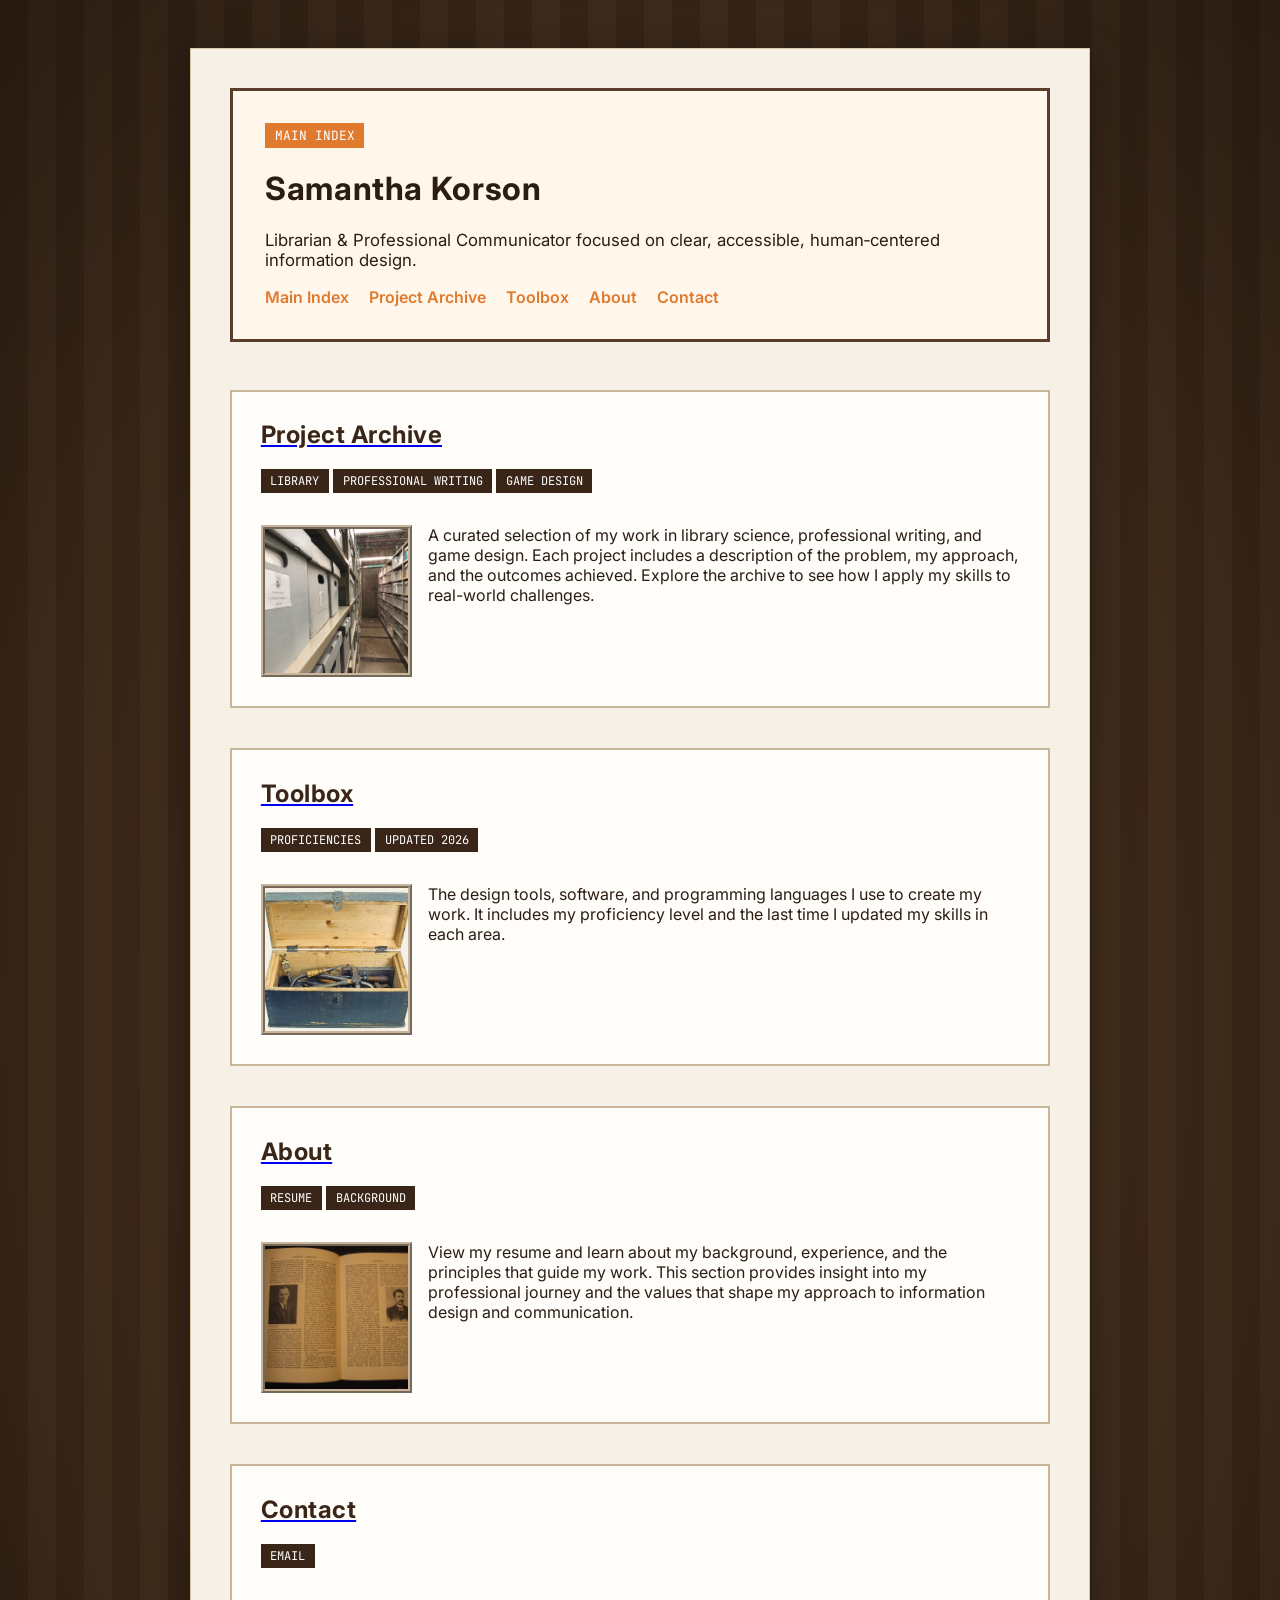
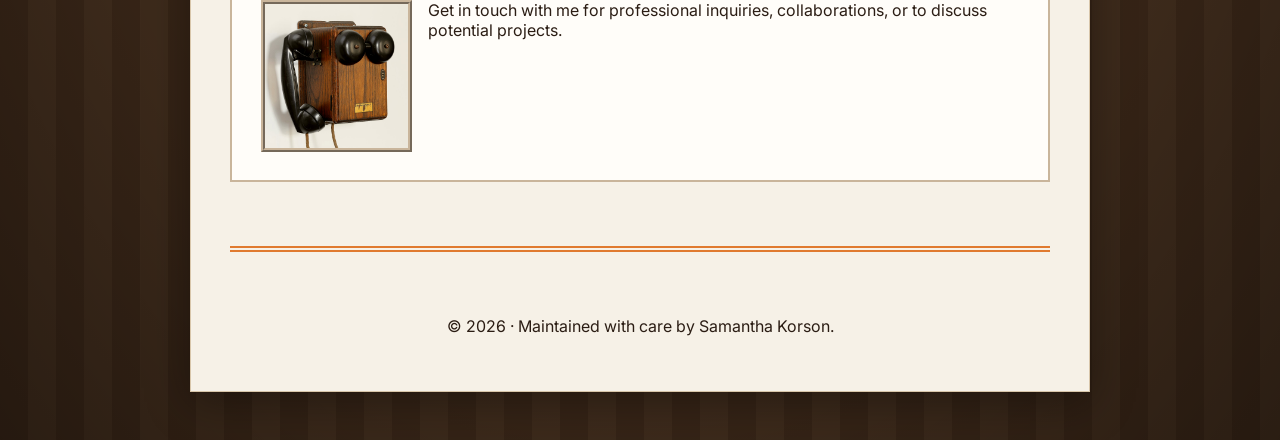
<file: index.html>
<!DOCTYPE html>
<html lang="en">
<head>
  <meta charset="UTF-8">
  <meta name="viewport" content="width=device-width, initial-scale=1">

  <title>Portfolio &bull; Samantha Korson</title>

  <!-- CSS -->
  <link rel="stylesheet" href="css/retro-70s.css">

  <!-- Fonts -->
  <link rel="preconnect" href="https://fonts.googleapis.com">
  <link rel="preconnect" href="https://fonts.gstatic.com" crossorigin>
  <link
    href="https://fonts.googleapis.com/css2?family=Inter:wght@400;600&family=JetBrains+Mono&display=swap"
    rel="stylesheet">
</head>

<body>
  <div class="container">
    <header class="page-header">
      <span class="stamp">MAIN INDEX</span>
      <h1>Samantha Korson</h1>

      <p class="subtitle">
        Librarian & Professional Communicator focused on clear, accessible,
        human‑centered information design.
      </p>

      <nav>
        <a href="index.html">Main Index</a>
        <a href="work/index.html">Project Archive</a>
        <a href="tools/index.html">Toolbox</a>
        <a href="about.html">About</a>
        <a href="contact.html">Contact</a>
      </nav>
    </header>

    <main>
      <section class="card">
        <header><a href="work/index.html"><h2>Project Archive</h2></a>
          <div class="meta-line" aria-hidden="true">LIBRARY</div>
          <div class="meta-line" aria-hidden="true">PROFESSIONAL WRITING</div>
          <div class="meta-line" aria-hidden="true">GAME DESIGN</div>
        </header>
        <img class="thumbnail" src="assets/images/archive.png" alt="Rolling shelves in an archive">
        <p>
          A curated selection of my work in library science, professional writing, and game design. 
          Each project includes a description of the problem, my approach, and the outcomes achieved. 
          Explore the archive to see how I apply my skills to real-world challenges.
        </p>
      </section>
      
      <section class="card">
        <header>
          <a href="tools/index.html"><h2>Toolbox</h2></a>
          <div class="meta-line" aria-hidden="true">PROFICIENCIES</div>
          <div class="meta-line" aria-hidden="true">UPDATED <time datetime="2026">2026</time></div>
        </header>
        <img class="thumbnail" src="assets/images/toolbox.png" alt="Wooden box filled with tools">
        <p>
          The design tools, software, and programming languages I use to create my work. It includes 
          my proficiency level and the last time I updated my skills in each area.
        </p>
      </section>

      <section class="card">
        <header><a href="about.html"><h2>About</h2></a>
          <div class="meta-line" aria-hidden="true">RESUME</div>
          <div class="meta-line" aria-hidden="true">BACKGROUND</div>
        </header>
        <img class="thumbnail" src="assets/images/about.jpg" alt="Open book">
        <p>
          View my resume and learn about my background, experience, and the principles that guide my work. 
          This section provides insight into my professional journey and the values that shape my approach 
          to information design and communication.
        </p>
      </section>

      <section class="card">
        <header><a href="contact.html"><h2>Contact</h2></a>
          <div class="meta-line" aria-hidden="true">EMAIL</div>
        </header>
        <img class="thumbnail" src="assets/images/contact.jpg" alt="Antique telephone">
        <p>
          Get in touch with me for professional inquiries, collaborations, or to discuss potential projects.
        </p>
      </section>
    </main>

    <footer>
      <p>&copy; <time datetime="2026">2026</time> · Maintained with care by Samantha Korson.</p>
    </footer>

  </div>
</body>
</html>
</file>
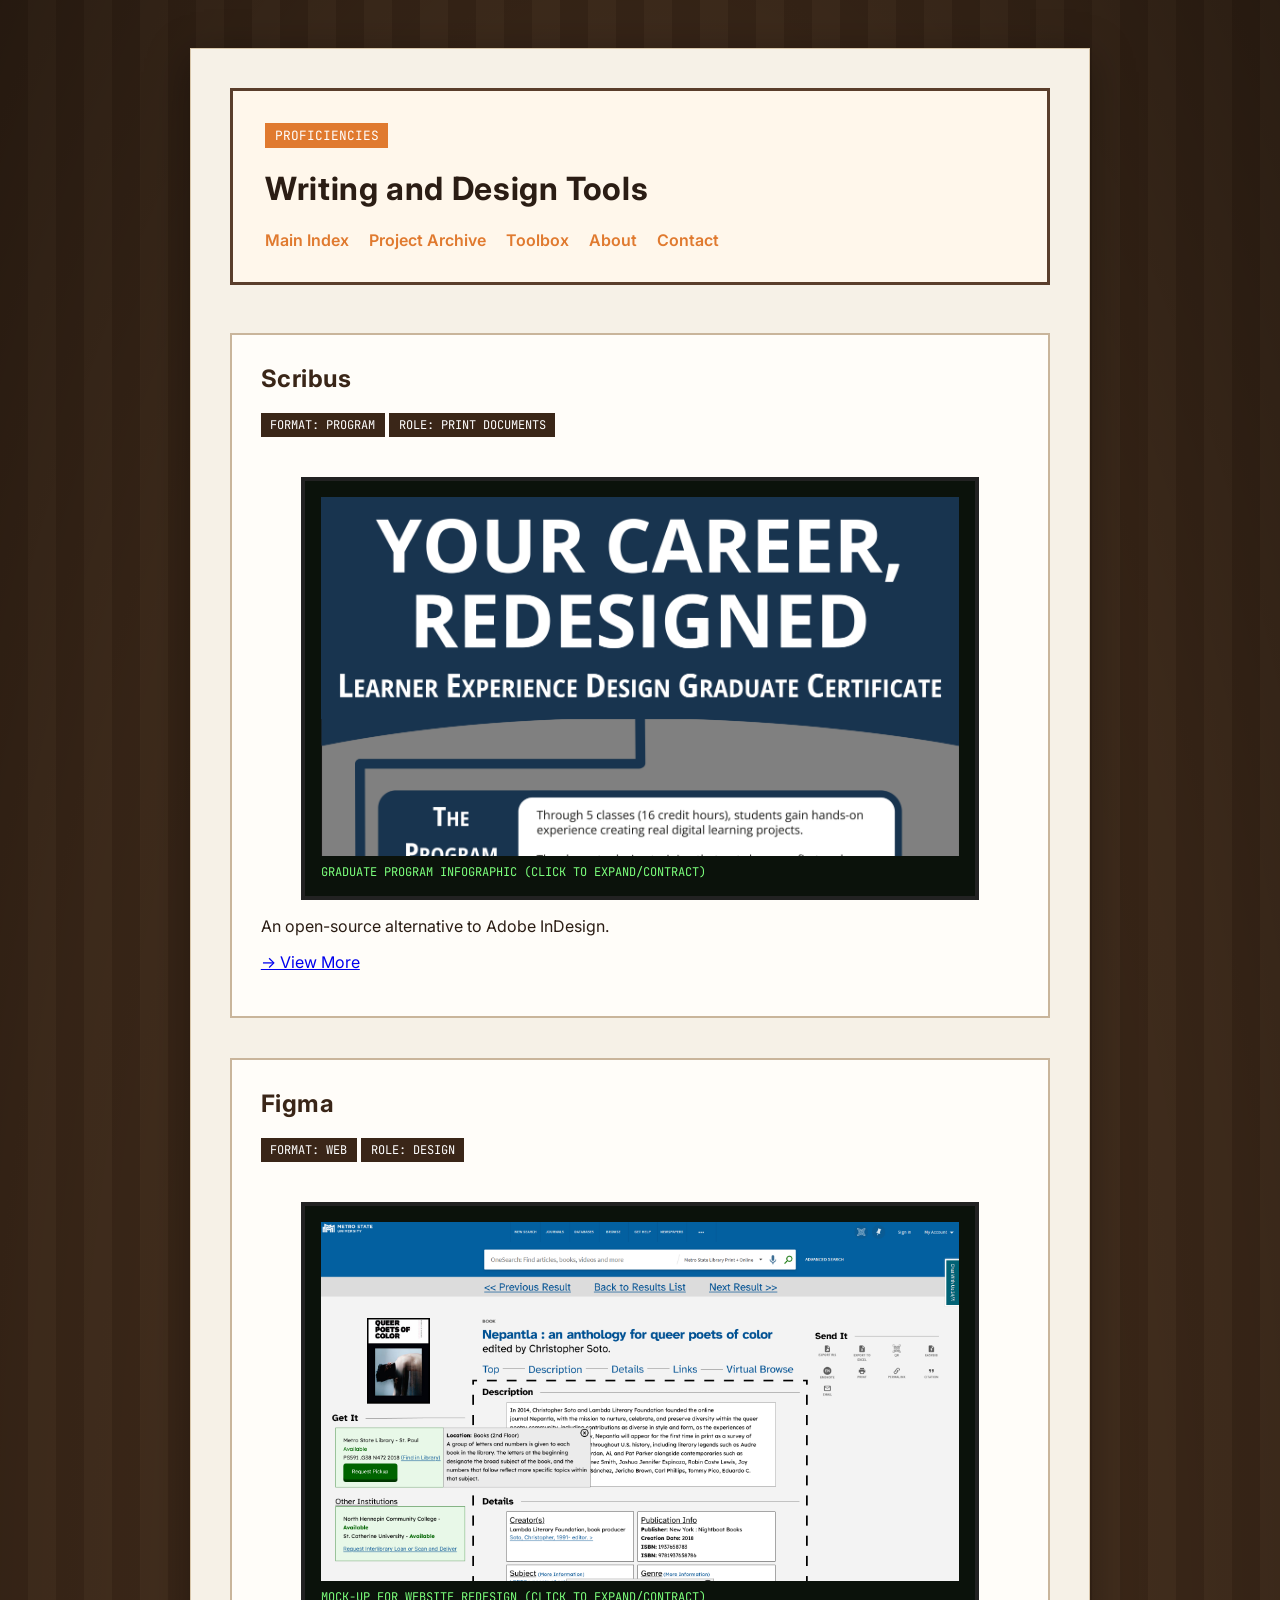
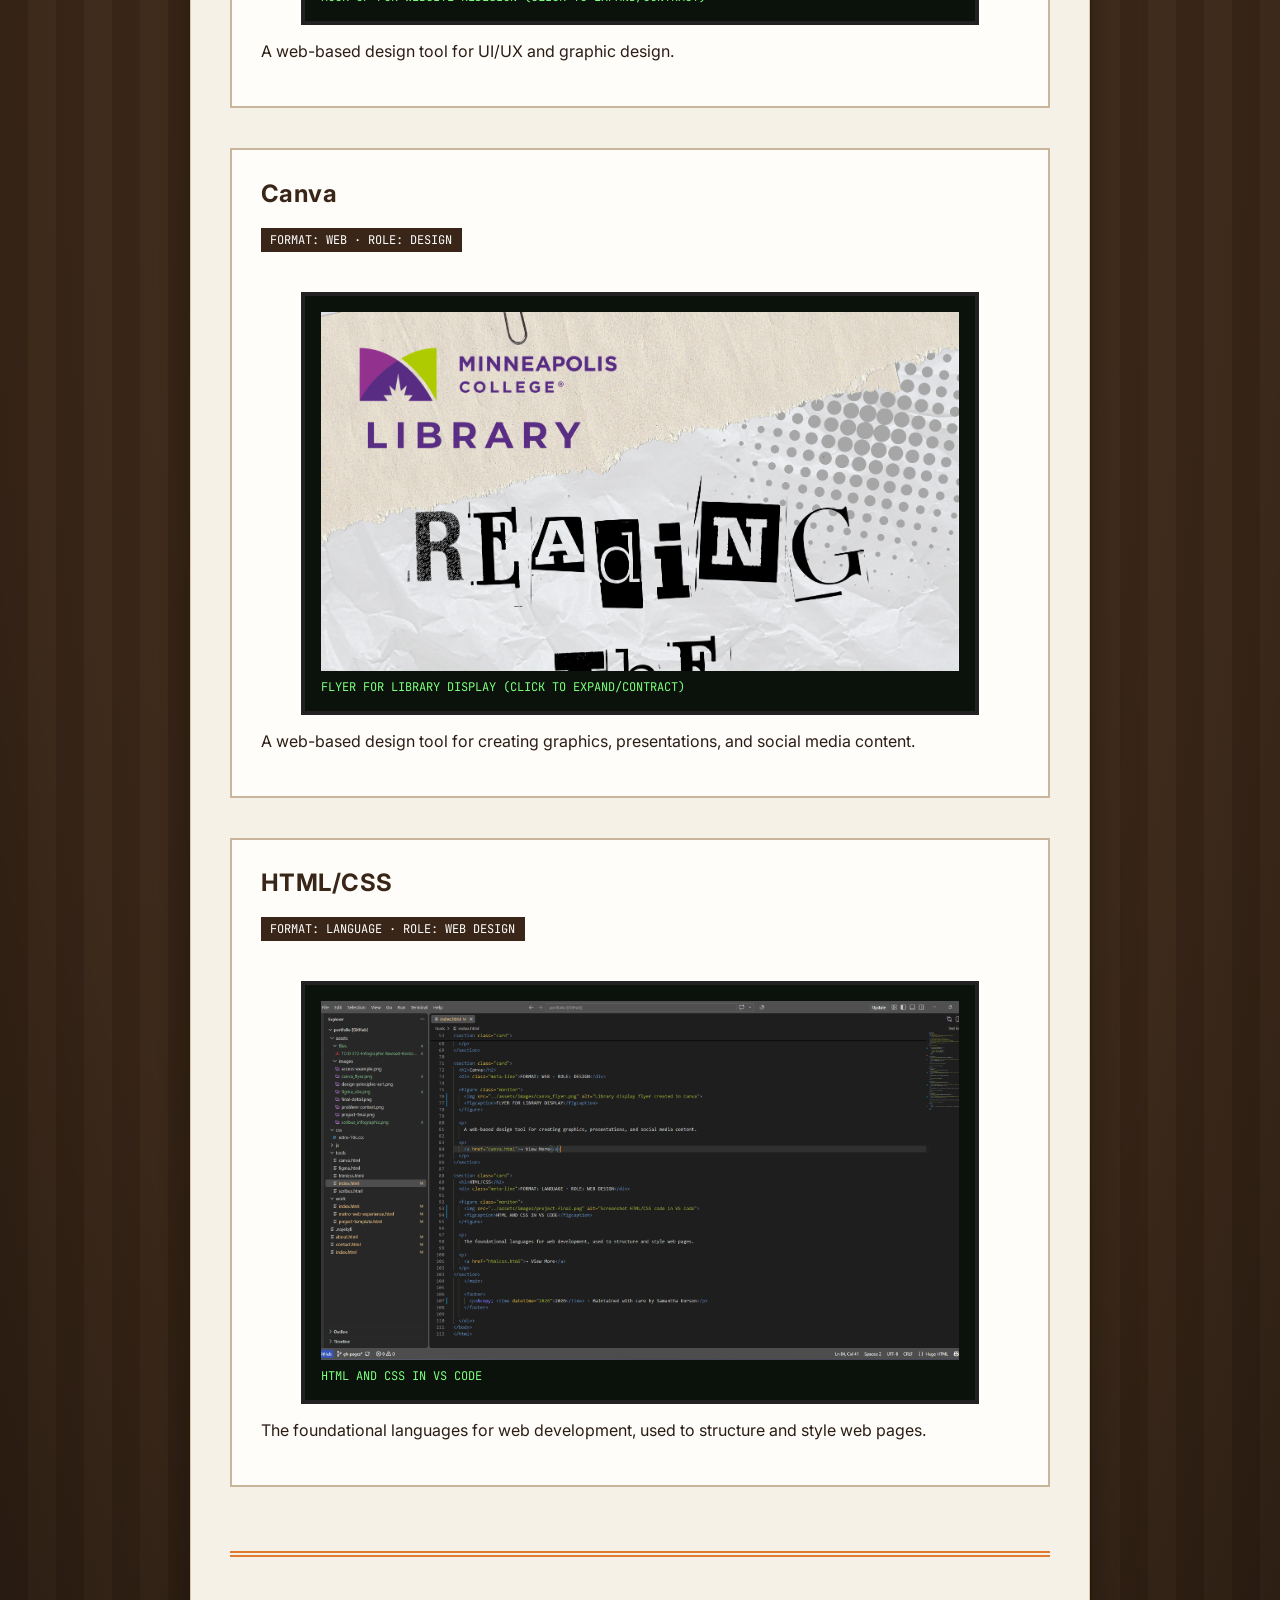
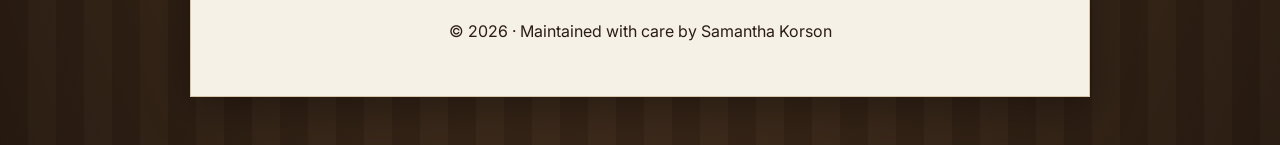
<file: tools/index.html>
<!DOCTYPE html>
<html lang="en">
<head>
  <meta charset="UTF-8">
  <meta name="viewport" content="width=device-width, initial-scale=1">

  <title>Writing and Design Toolbox</title>

  <link rel="stylesheet" href="../css/retro-70s.css">

  <link rel="preconnect" href="https://fonts.googleapis.com">
  <link rel="preconnect" href="https://fonts.gstatic.com" crossorigin>
  <link
    href="https://fonts.googleapis.com/css2?family=Inter:wght@400;600&family=JetBrains+Mono&display=swap"
    rel="stylesheet">
</head>

<body>
  <div class="container">
    <header class="page-header">
      <span class="stamp">PROFICIENCIES</span>
      <h1>Writing and Design Tools</h1>
      <nav>
        <a href="../index.html">Main Index</a>
        <a href="../work/index.html">Project Archive</a>
        <a href="index.html">Toolbox</a>
        <a href="../about.html">About</a>
        <a href="../contact.html">Contact</a>
      </nav>
    </header>

    <main>
      <section class="card">
        <h2>Scribus</h2>
        <div class="meta-line">FORMAT: PROGRAM</div>
        <div class="meta-line">ROLE: PRINT DOCUMENTS</div>

        <figure class="monitor">
          <input type="checkbox" id="scribus_popover"><label class="check" for="scribus_popover"><img src="../assets/images/scribus_infographic.png" alt="Infographic created in Scribus"></label>
          <figcaption>GRADUATE PROGRAM INFOGRAPHIC (CLICK TO EXPAND/CONTRACT)</figcaption>
        </figure>
        <p>
          An open-source alternative to Adobe InDesign.
        </p>
        <p>
          <a href="scribus.html">→ View More</a>
        </p>
      </section>

      <section class="card">
        <h2>Figma</h2>
        <div class="meta-line">FORMAT: WEB</div>
        <div class="meta-line">ROLE: DESIGN</div>

        <figure class="monitor">
          <input type="checkbox" id="figma_popover"><label class="check" for="figma_popover"><img src="../assets/images/figma_site.png" alt="Website redesign mock-up created in Figma"></label>
          <figcaption>MOCK-UP FOR WEBSITE REDESIGN (CLICK TO EXPAND/CONTRACT)</figcaption>
        </figure>
        <p>
          A web-based design tool for UI/UX and graphic design.
        </p>
        <!-- Page Not Yet Implemented
        <p>
          <a href="figma.html">→ View More</a>
        </p>
        -->
      </section>

      <section class="card">
        <h2>Canva</h2>
        <div class="meta-line">FORMAT: WEB · ROLE: DESIGN</div>

        <figure class="monitor">
          <input type="checkbox" id="canva_popover"><label class="check" for="canva_popover"><img src="../assets/images/canva_flyer.png" alt="Library display flyer created in Canva"></label>
          <figcaption>FLYER FOR LIBRARY DISPLAY (CLICK TO EXPAND/CONTRACT)</figcaption>
        </figure>

        <p>
          A web-based design tool for creating graphics, presentations, and social media content.
        </p>
        <!-- Page Not Yet Implemented
        <p>
          <a href="canva.html">→ View More</a>
        </p>
        -->
      </section>

      <section class="card">
        <h2>HTML/CSS</h2>
        <div class="meta-line">FORMAT: LANGUAGE · ROLE: WEB DESIGN</div>

        <figure class="monitor">
          <img src="../assets/images/html_site.png" alt="Screenshot HTML/CSS code in VS Code">
          <figcaption>HTML AND CSS IN VS CODE</figcaption>
        </figure>
        <p>
          The foundational languages for web development, used to structure and style web pages.
        </p>
        <!-- Page Not Yet Implemented
        <p>
          <a href="htmlcss.html">→ View More</a>
        </p>
        -->
      </section>
    </main>

    <footer>
      <p>&copy; <time datetime="2026">2026</time> · Maintained with care by Samantha Korson</p>
    </footer>

  </div>
</body>
</html>
</file>
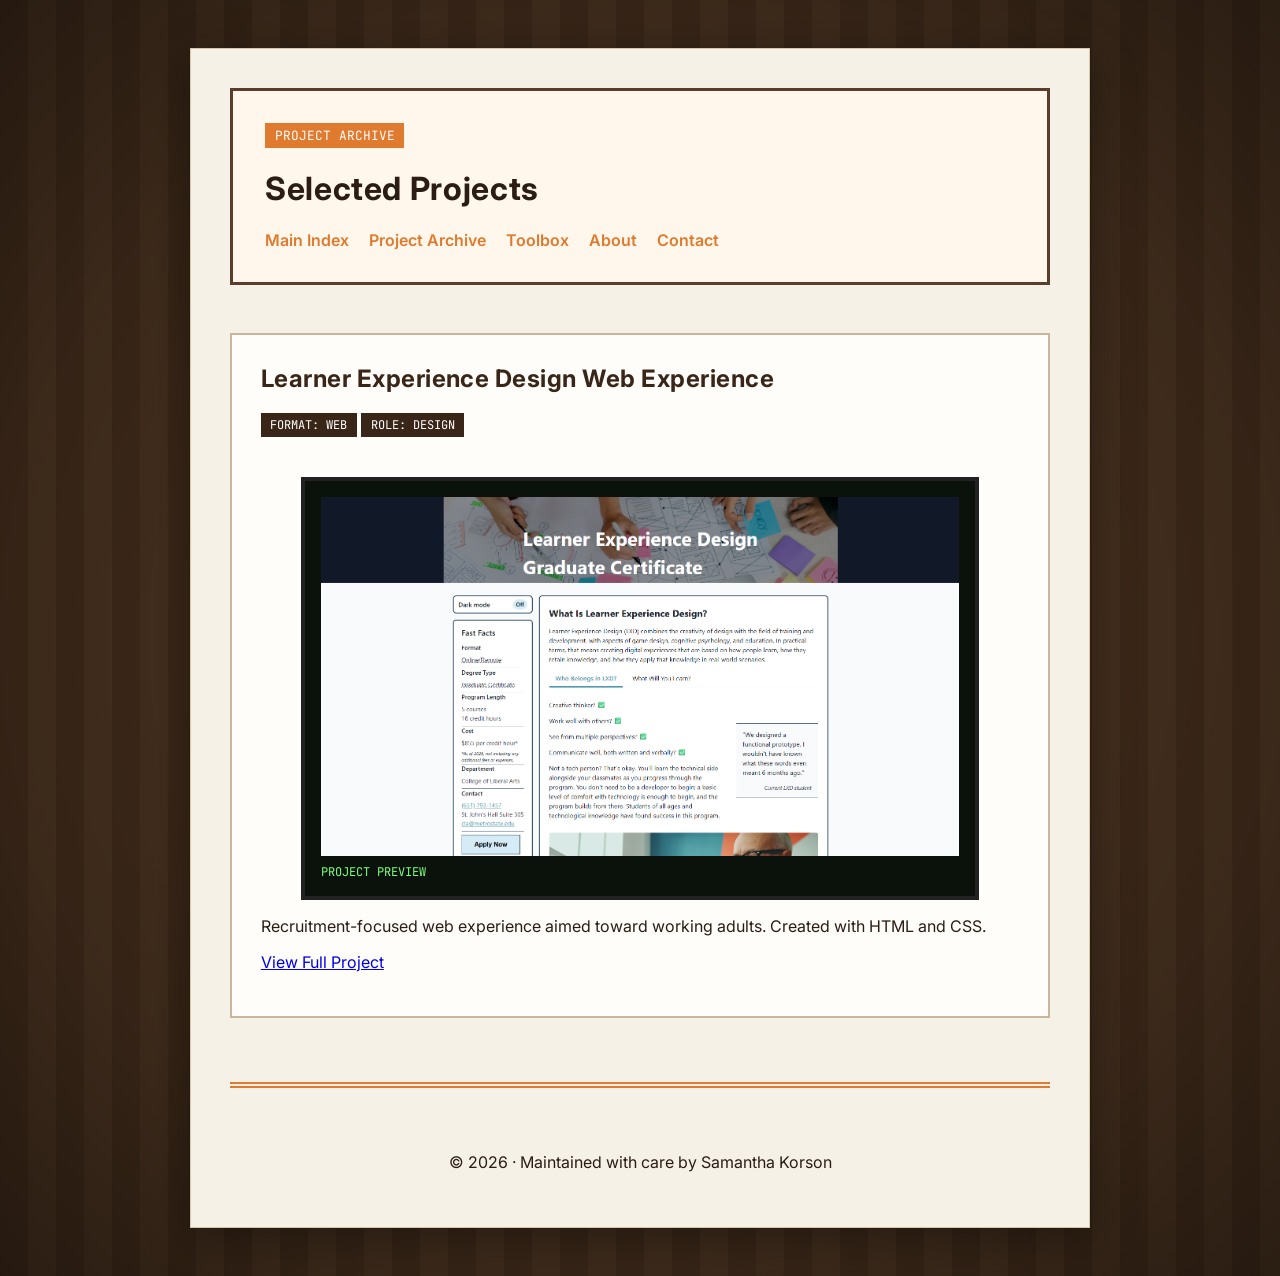
<file: work/index.html>
<!DOCTYPE html>
<html lang="en">
<head>
  <meta charset="UTF-8">
  <meta name="viewport" content="width=device-width, initial-scale=1">

  <title>Project Archive &bull; Samantha Korson</title>

  <link rel="stylesheet" href="../css/retro-70s.css">

  <link rel="preconnect" href="https://fonts.googleapis.com">
  <link rel="preconnect" href="https://fonts.gstatic.com" crossorigin>
  <link
    href="https://fonts.googleapis.com/css2?family=Inter:wght@400;600&family=JetBrains+Mono&display=swap"
    rel="stylesheet">
</head>

<body>
  <div class="container">
    <header class="page-header">
      <span class="stamp">PROJECT ARCHIVE</span>
      <h1>Selected Projects</h1>
      <nav>
        <a href="../index.html">Main Index</a>
        <a href="index.html">Project Archive</a>
        <a href="../tools/index.html">Toolbox</a>
        <a href="../about.html">About</a>
        <a href="../contact.html">Contact</a>
      </nav>
    </header>

    <main>
      <section class="card">
        <h2>Learner Experience Design Web Experience</h2>
        <div class="meta-line" aria-hidden="true">FORMAT: WEB</div>
        <div class="meta-line" aria-hidden="true">ROLE: DESIGN</div>
        <figure class="monitor">
          <img src="../assets/images/project-final.png" alt="Screenshot of final project">
          <figcaption>PROJECT PREVIEW</figcaption>
        </figure>
        <p>
          Recruitment-focused web experience aimed toward working adults. Created with HTML and CSS.
        </p>
        <p>
          <a href="metro-web-experience.html">View Full Project</a>
        </p>
      </section>
    </main>

    <footer>
      <p>&copy; <time datetime="2026">2026</time> · Maintained with care by Samantha Korson</p>
    </footer>

  </div>
</body>
</html>
</file>
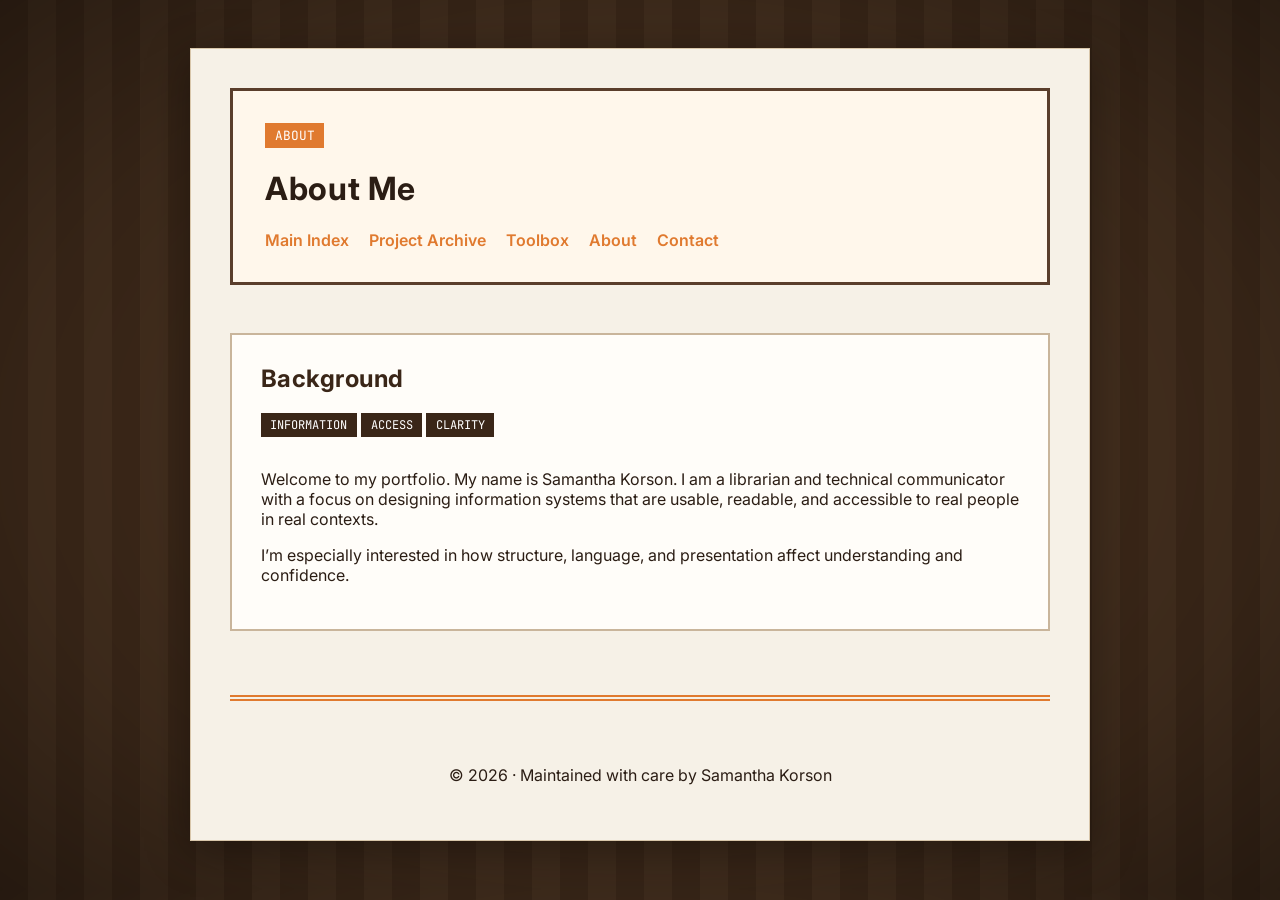
<file: about.html>
<!DOCTYPE html>
<html lang="en">
<head>
  <meta charset="UTF-8">
  <meta name="viewport" content="width=device-width, initial-scale=1">

  <title>About &bull; Samantha Korson</title>

  <link rel="stylesheet" href="css/retro-70s.css">

  <link rel="preconnect" href="https://fonts.googleapis.com">
  <link rel="preconnect" href="https://fonts.gstatic.com" crossorigin>
  <link
    href="https://fonts.googleapis.com/css2?family=Inter:wght@400;600&family=JetBrains+Mono&display=swap"
    rel="stylesheet">
</head>

<body>
  <div class="container">
    <header class="page-header">
      <span class="stamp">ABOUT</span>
      <h1>About Me</h1>

      <nav>
        <a href="index.html">Main Index</a>
        <a href="work/index.html">Project Archive</a>
        <a href="tools/index.html">Toolbox</a>
        <a href="about.html">About</a>
        <a href="contact.html">Contact</a>
      </nav>
    </header>

    <main>
      <section class="card">
        <header>
          <h2>Background</h2>
          <div class="meta-line" aria-hidden="true">INFORMATION</div>
          <div class="meta-line" aria-hidden="true">ACCESS</div>
          <div class="meta-line" aria-hidden="true">CLARITY</div>
        </header>
        <p>
          Welcome to my portfolio. My name is Samantha Korson. I am a librarian 
          and technical communicator with a focus on
          designing information systems that are usable, readable,
          and accessible to real people in real contexts.
        </p>

        <p>
          I’m especially interested in how structure, language, and
          presentation affect understanding and confidence.
        </p>
      </section>
    </main>

    <footer>
      <p>&copy; <time datetime="2026">2026</time> · Maintained with care by Samantha Korson</p>
    </footer>

  </div>
</body>
</html>
</file>
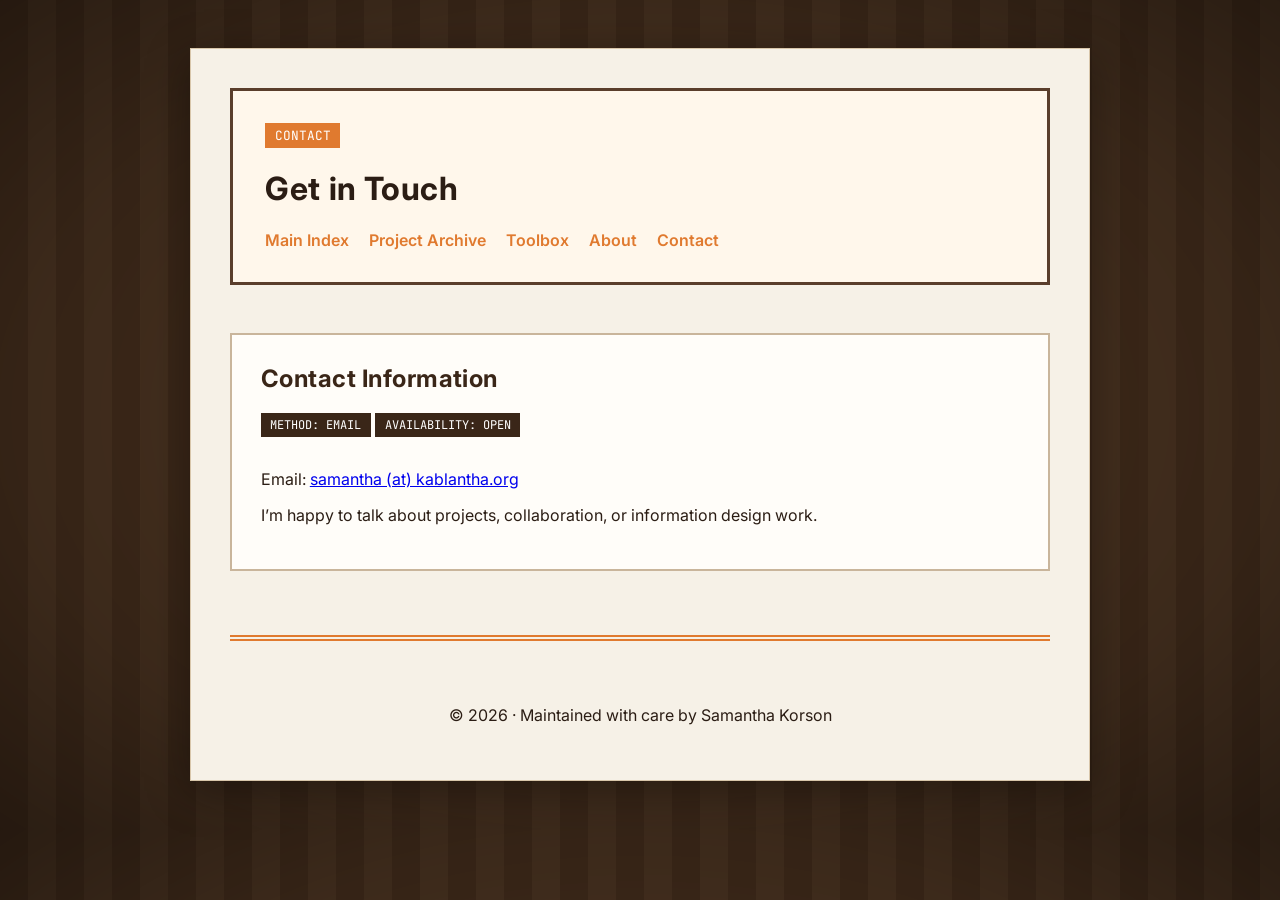
<file: contact.html>
<!DOCTYPE html>
<html lang="en">
<head>
  <meta charset="UTF-8">
  <meta name="viewport" content="width=device-width, initial-scale=1">

  <title>Contact &bull; Samantha Korson</title>

  <link rel="stylesheet" href="css/retro-70s.css">
  <link rel="preconnect" href="https://fonts.googleapis.com">
  <link rel="preconnect" href="https://fonts.gstatic.com" crossorigin>
  <link
    href="https://fonts.googleapis.com/css2?family=Inter:wght@400;600&family=JetBrains+Mono&display=swap"
    rel="stylesheet">
</head>

<body>
  <div class="container">

    <header class="page-header">
      <span class="stamp">CONTACT</span>
      <h1>Get in Touch</h1>

      <nav>
        <a href="index.html">Main Index</a>
        <a href="work/index.html">Project Archive</a>
        <a href="tools/index.html">Toolbox</a>
        <a href="about.html">About</a>
        <a href="contact.html">Contact</a>
      </nav>
    </header>

    <main>
      <section class="card">
        <header>
          <h2>Contact Information</h2>
          <div class="meta-line" aria-hidden="true">METHOD: EMAIL</div>
          <div class="meta-line" aria-hidden="true">AVAILABILITY: OPEN</div>
        </header>

        <p>
          Email: <a href="mailto:samantha@kablantha.org">samantha (at) kablantha.org</a>
        </p>

        <p>
          I’m happy to talk about projects, collaboration, or
          information design work.
        </p>
      </section>
    </main>

    <footer>
      <p>&copy; <time datetime="2026">2026</time> · Maintained with care by Samantha Korson</p>
    </footer>

  </div>
</body>
</html>
</file>
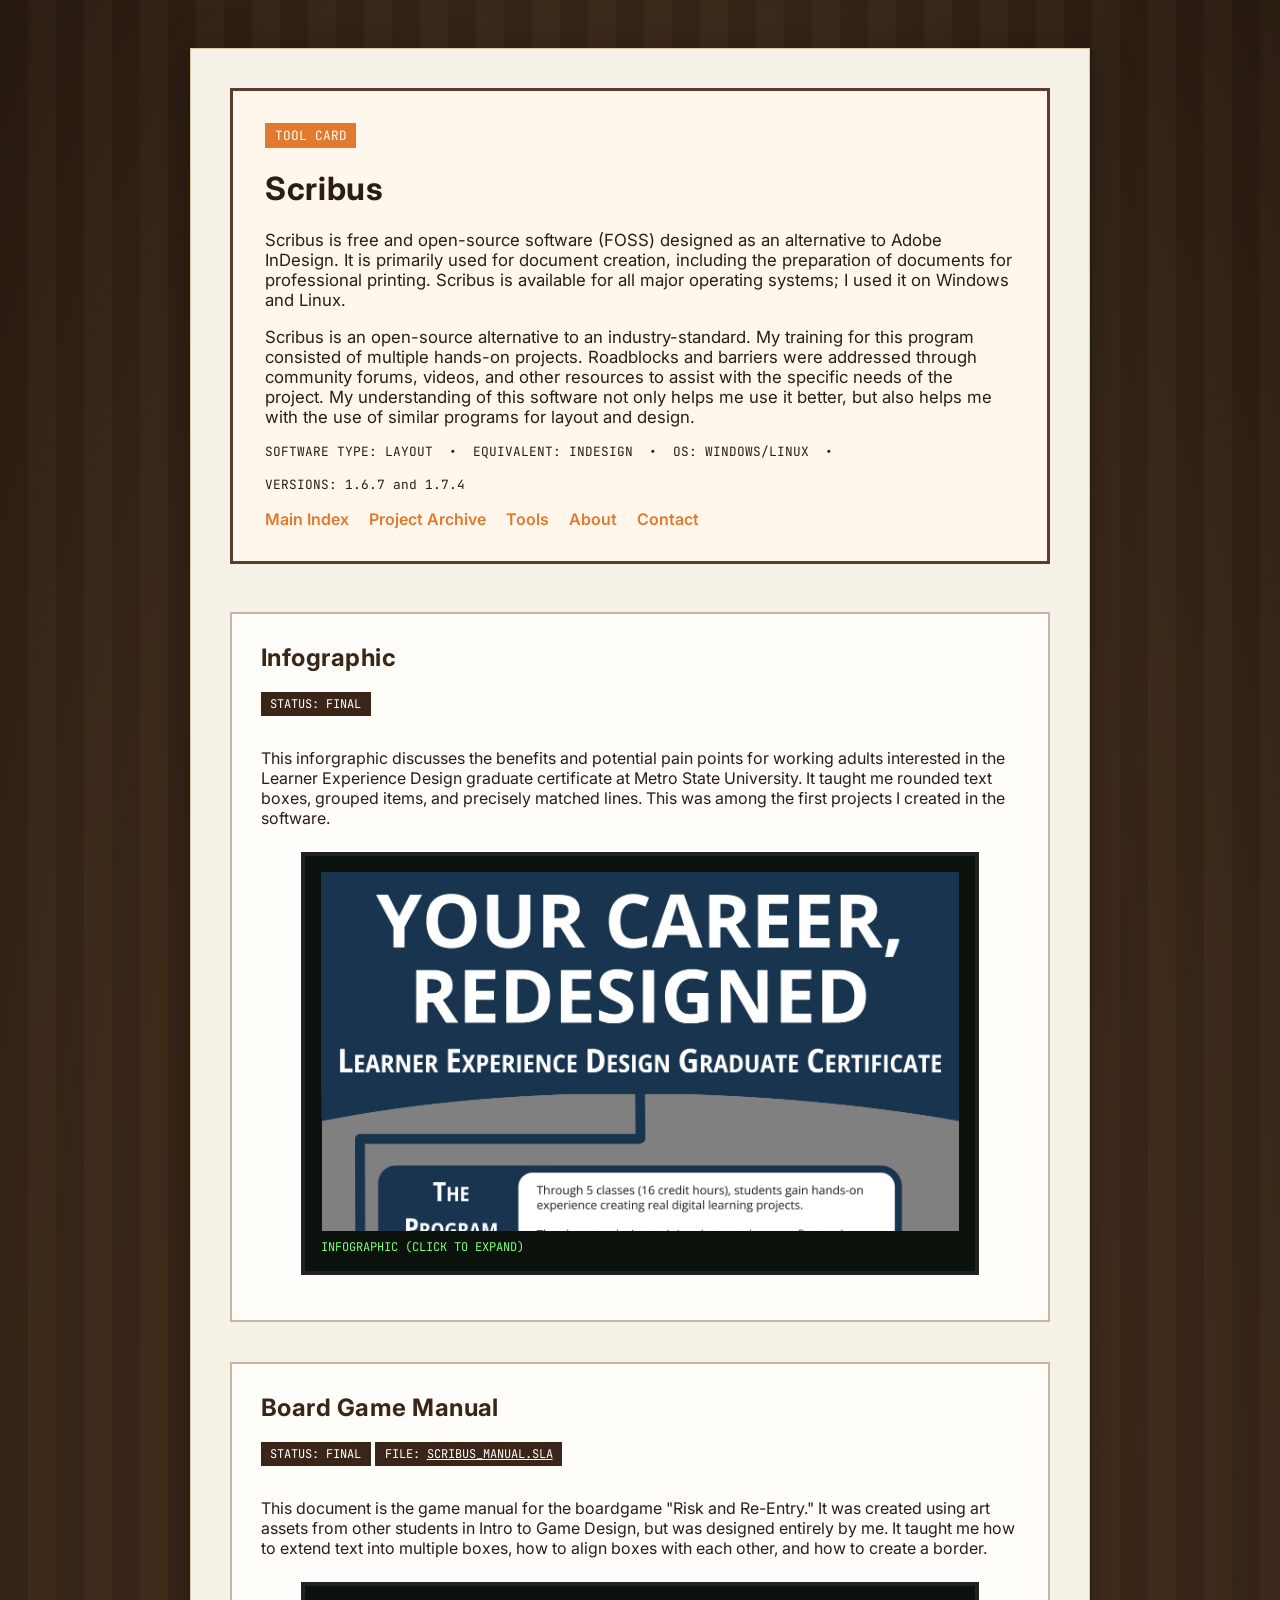
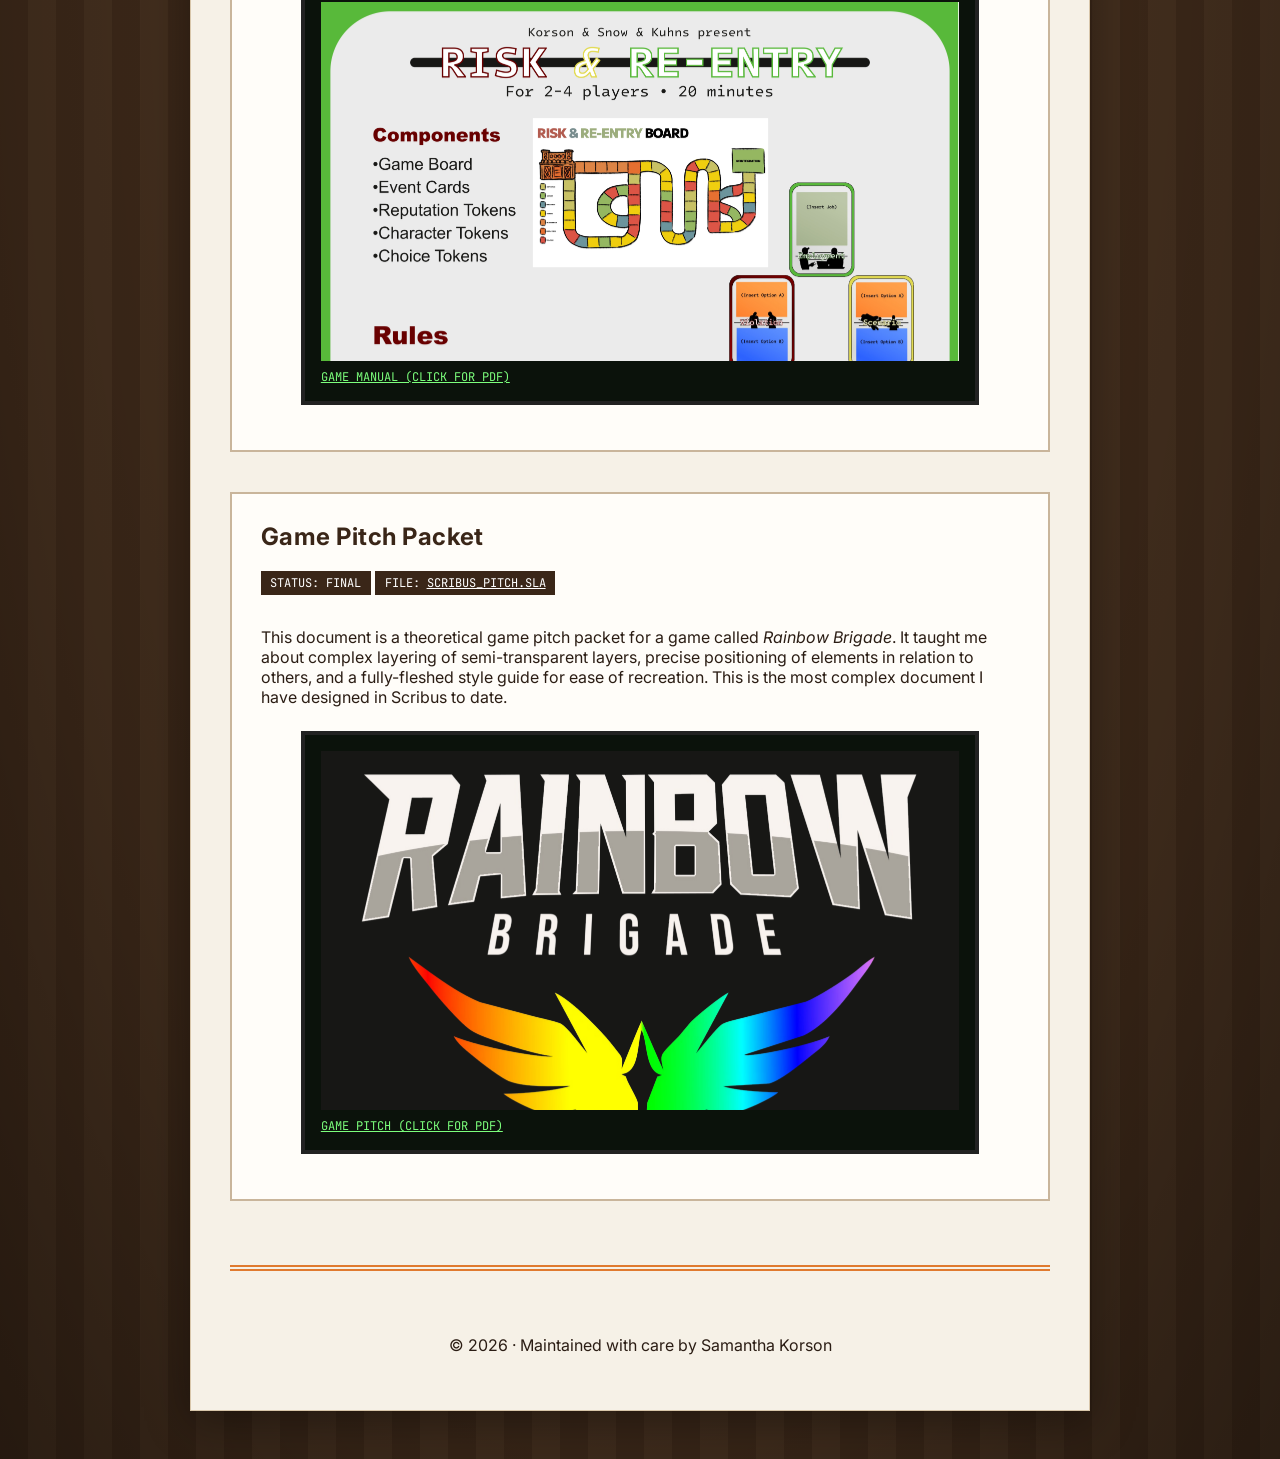
<file: tools/scribus.html>
<!DOCTYPE html>
<html lang="en">
<head>
  <meta charset="UTF-8">
  <meta name="viewport" content="width=device-width, initial-scale=1">

  <title>Tool · Scribus</title>

  <link rel="stylesheet" href="../css/retro-70s.css">

  <link rel="preconnect" href="https://fonts.googleapis.com">
  <link rel="preconnect" href="https://fonts.gstatic.com" crossorigin>
  <link
    href="https://fonts.googleapis.com/css2?family=Inter:wght@400;600&family=JetBrains+Mono&display=swap"
    rel="stylesheet">
</head>

<body>
  <div class="container">

    <!-- ================= HEADER ================= -->
    <header class="page-header">
      <span class="stamp">TOOL CARD</span>

      <h1>Scribus</h1>

      <p class="subtitle">
        Scribus is free and open-source software (FOSS) designed as an alternative to Adobe InDesign. 
        It is primarily used for document creation, including the preparation of documents for professional printing. 
        Scribus is available for all major operating systems; I used it on Windows and Linux.
      </p>
      <p class="subtitle">
        Scribus is an open-source alternative to an industry-standard. 
        My training for this program consisted of multiple hands-on projects. Roadblocks and barriers were 
        addressed through community forums, videos, and other resources to assist with the specific needs 
        of the project. My understanding of this software not only helps me use it better, but also helps me 
        with the use of similar programs for layout and design.
      </p>

      <div class="metadata">
        <span>SOFTWARE TYPE: LAYOUT</span>&bull;
        <span>EQUIVALENT: INDESIGN</span>&bull;
        <span>OS: WINDOWS/LINUX</span>&bull;
        <span>VERSIONS: 1.6.7 and 1.7.4</span>
      </div>

      <nav>
        <a href="../index.html">Main Index</a>
        <a href="../work/index.html">Project Archive</a>
        <a href="index.html">Tools</a>
        <a href="../about.html">About</a>
        <a href="../contact.html">Contact</a>
      </nav>
    </header>

    <main>

      <!-- ================= EXAMPLES ================= -->
      <section class="card" id="infographic">
        <h2>Infographic</h2>
        <div class="meta-line" aria-hidden="true">STATUS: FINAL</div>
        <p>
          This inforgraphic discusses the benefits and potential pain points for working adults 
          interested in the Learner Experience Design graduate certificate at Metro State University. 
          It taught me rounded text boxes, grouped items, and precisely matched lines. 
          This was among the first projects I created in the software.
        </p>
        <figure class="monitor">
            <input type="checkbox" id="scribus_popover"><label class="check" for="scribus_popover"><img src="../assets/images/scribus_infographic.png" alt="Infographic, created in Scribus"></label>
            <figcaption>INFOGRAPHIC (CLICK TO EXPAND)</figcaption>
        </figure>
      </section>

      <section class="card" id="manual">
        <h2>Board Game Manual</h2>
        <div class="meta-line" aria-hidden="true">STATUS: FINAL</div>
        <div class="meta-line" aria-hidden="true">FILE: <a href="../assets/files/scribus_manual.sla">SCRIBUS_MANUAL.SLA</a></div>
        <p>
            This document is the game manual for the boardgame "Risk and Re-Entry." 
            It was created using art assets from other students in Intro to Game Design, 
            but was designed entirely by me. It taught me how to extend text into multiple boxes, 
            how to align boxes with each other, and how to create a border.
        </p>
        <figure class="monitor">
            <a href="../assets/files/scribus_manual.pdf"><img src="../assets/images/scribus_manual.png" alt="Game manual for Risk and Re-Entry, created in Scribus"></label>
            <figcaption>GAME MANUAL (CLICK FOR PDF)</figcaption></a>
        </figure>
      </section>

      <section class="card" id="pitch">
        <h2>Game Pitch Packet</h2>
        <div class="meta-line" aria-hidden="true">STATUS: FINAL</div>
        <div class="meta-line" aria-hidden="true">FILE: <a href="../assets/files/scribus_pitch.sla">SCRIBUS_PITCH.SLA</a></div>
        <p>
            This document is a theoretical game pitch packet for a game called <cite>Rainbow Brigade</cite>. 
            It taught me about complex layering of semi-transparent layers, precise positioning of elements in relation to others, 
            and a fully-fleshed style guide for ease of recreation. This is the most complex document I have designed in Scribus to date.
        </p>
        <figure class="monitor">
            <a href="../assets/files/scribus_pitch.pdf"><img src="../assets/images/scribus_pitch.png" alt="Pitch packet for Rainbow Brigade, created in Scribus">
            <figcaption>GAME PITCH (CLICK FOR PDF)</figcaption></a>
        </figure>
      </section>

    </main>

    <footer>
      <p>&copy; <time datetime="2026">2026</time> · Maintained with care by Samantha Korson</p>
    </footer>

  </div>
</body>
</html>
</file>
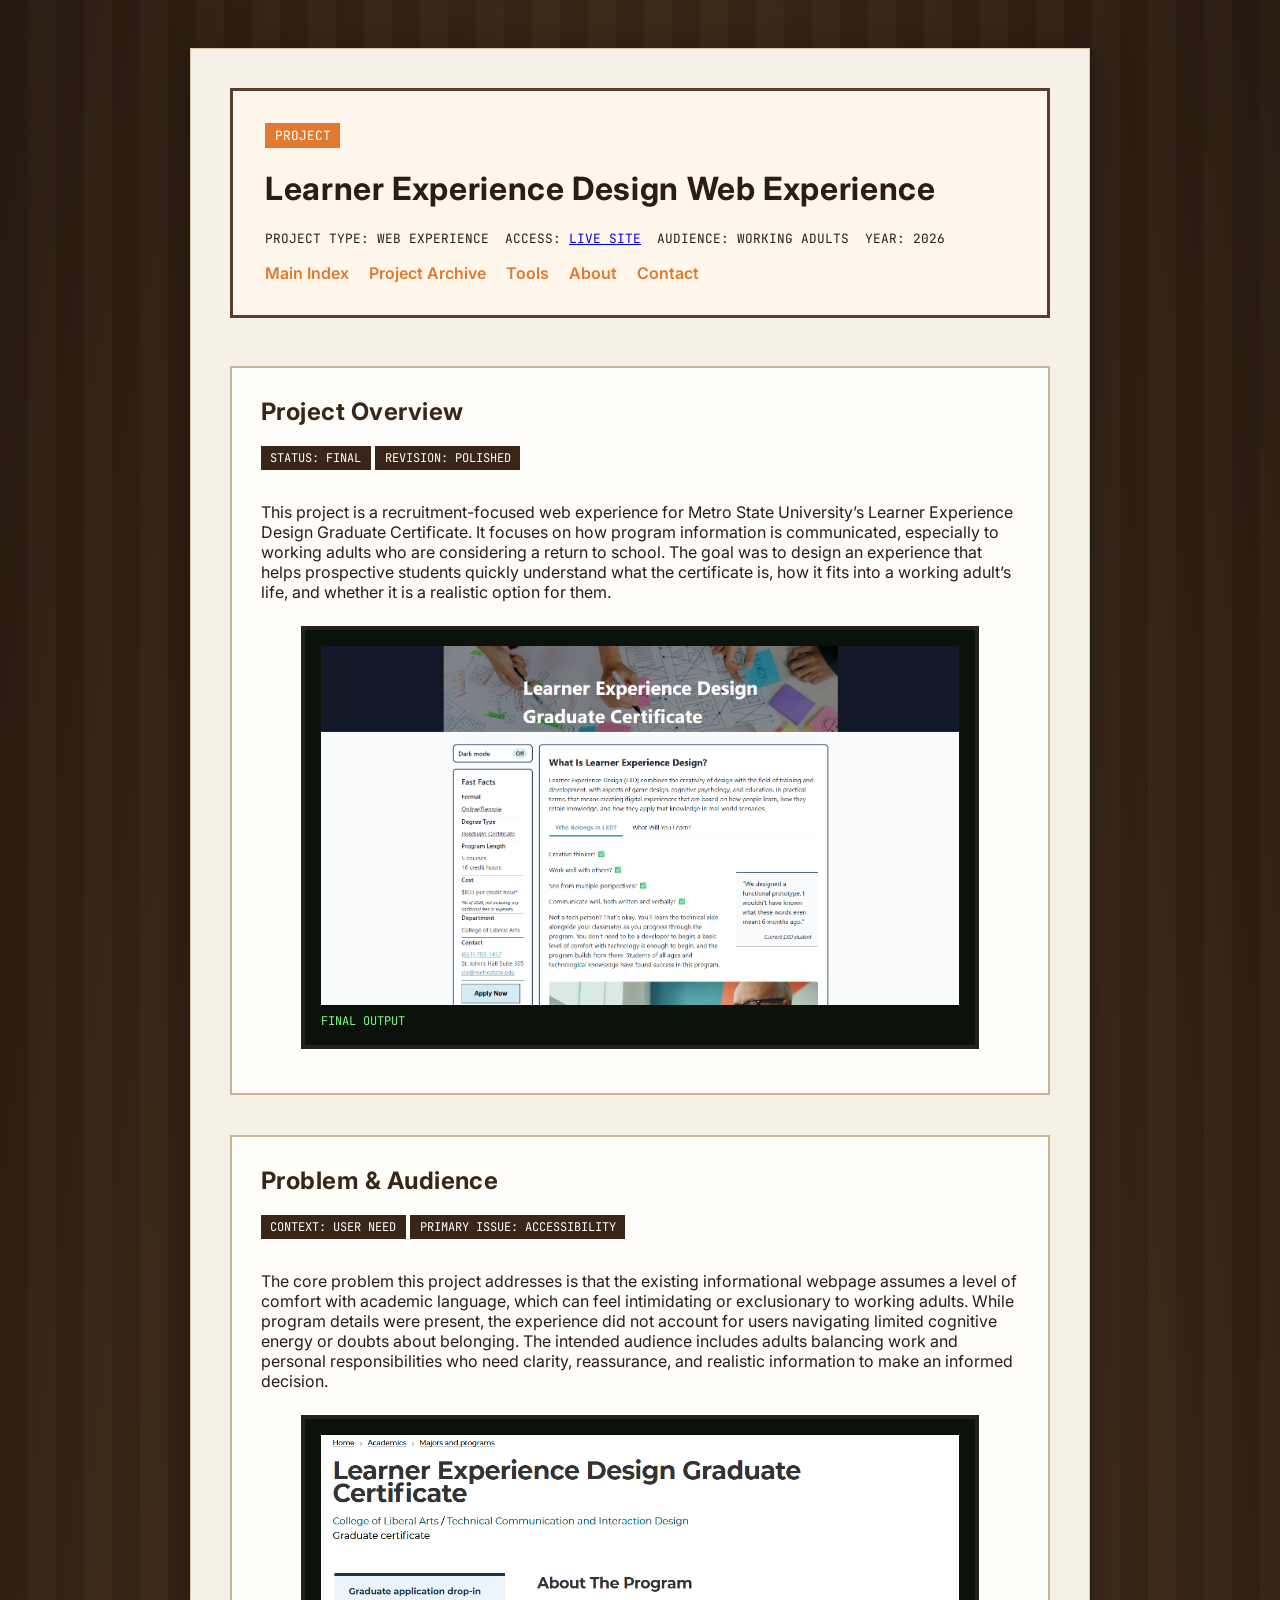
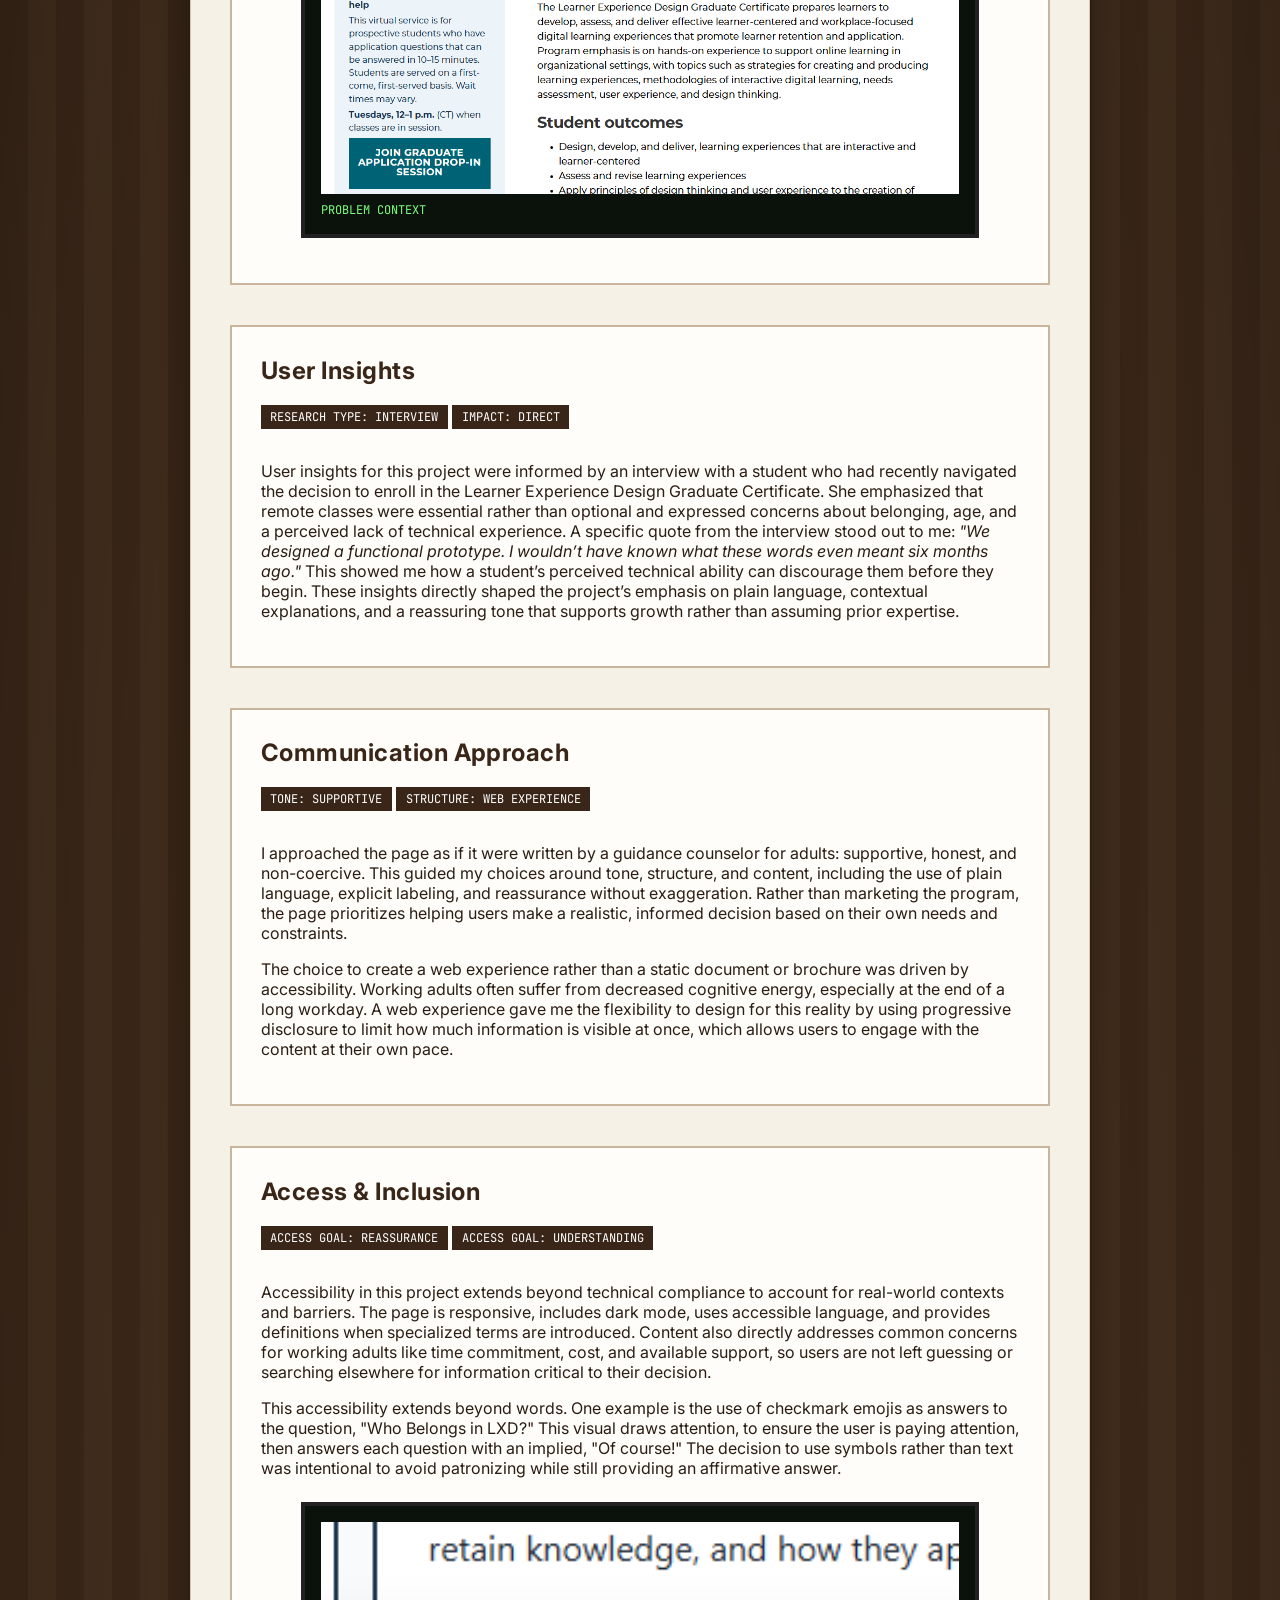
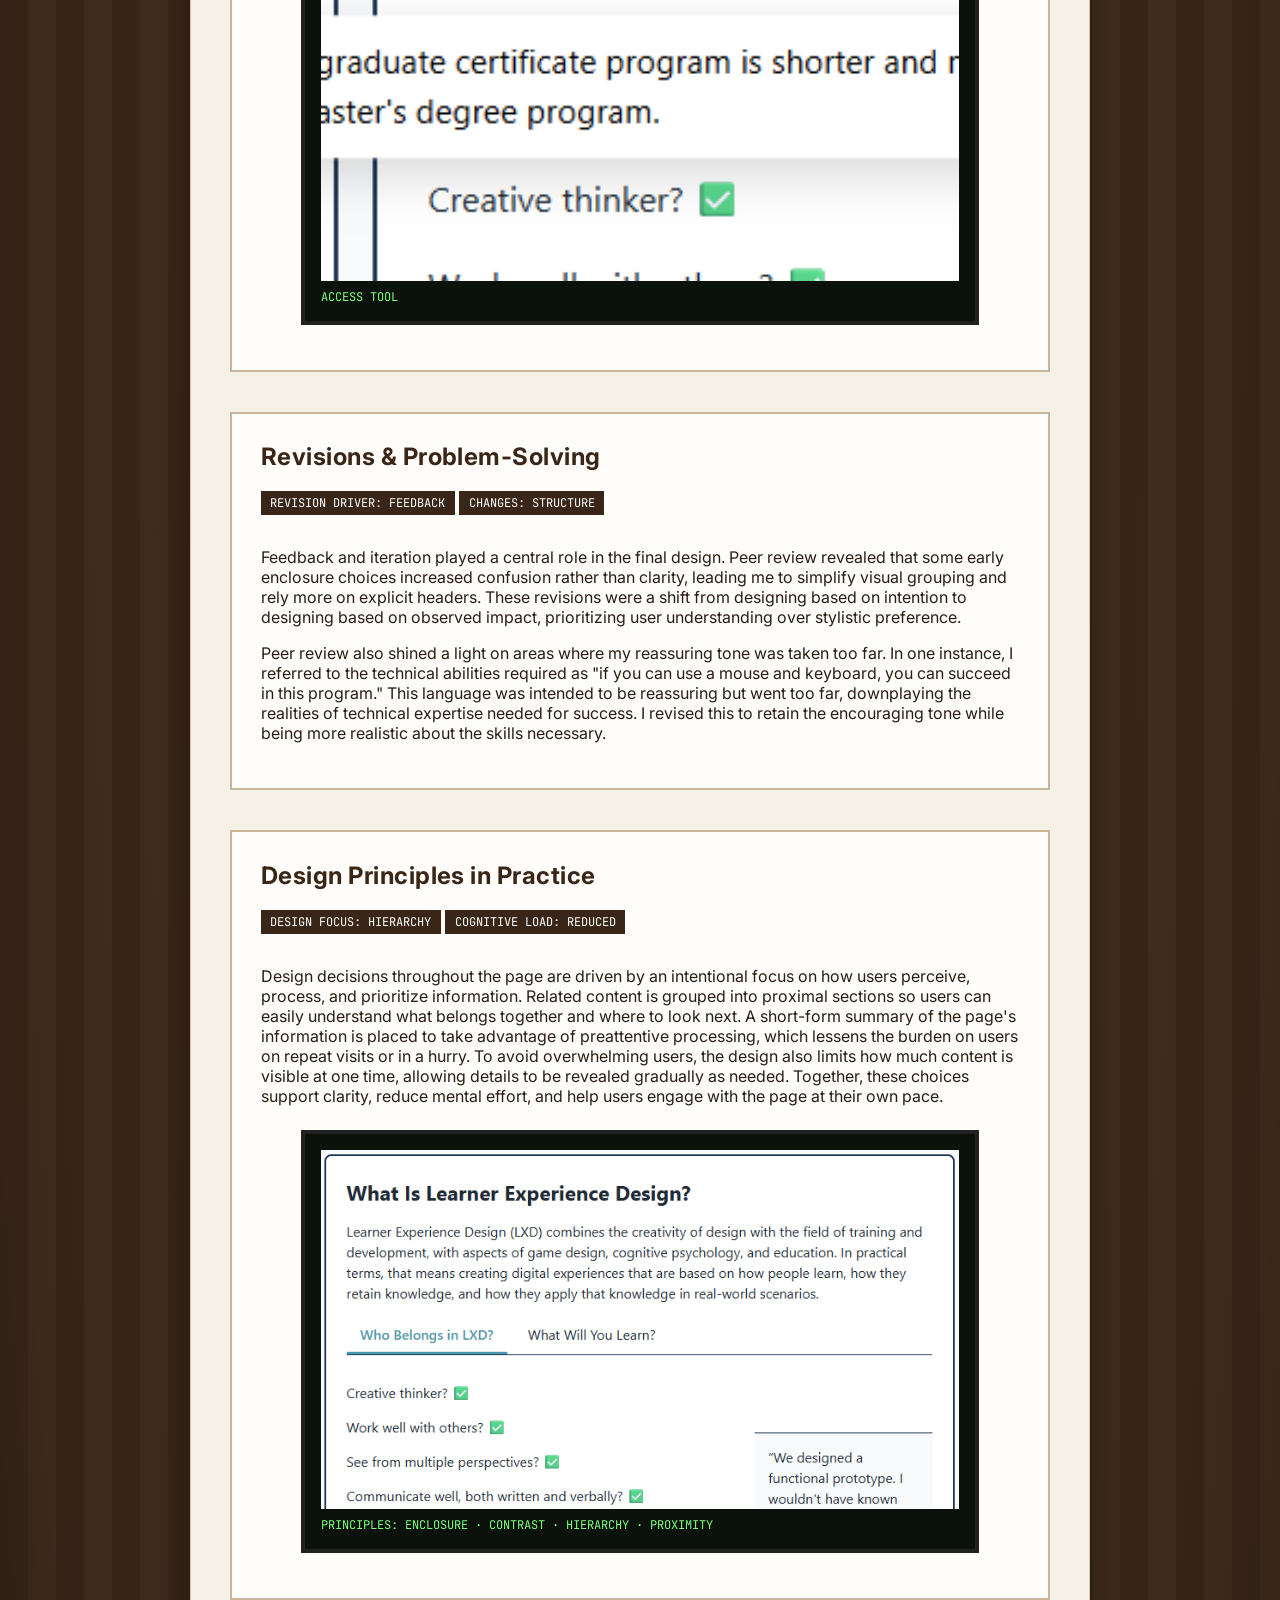
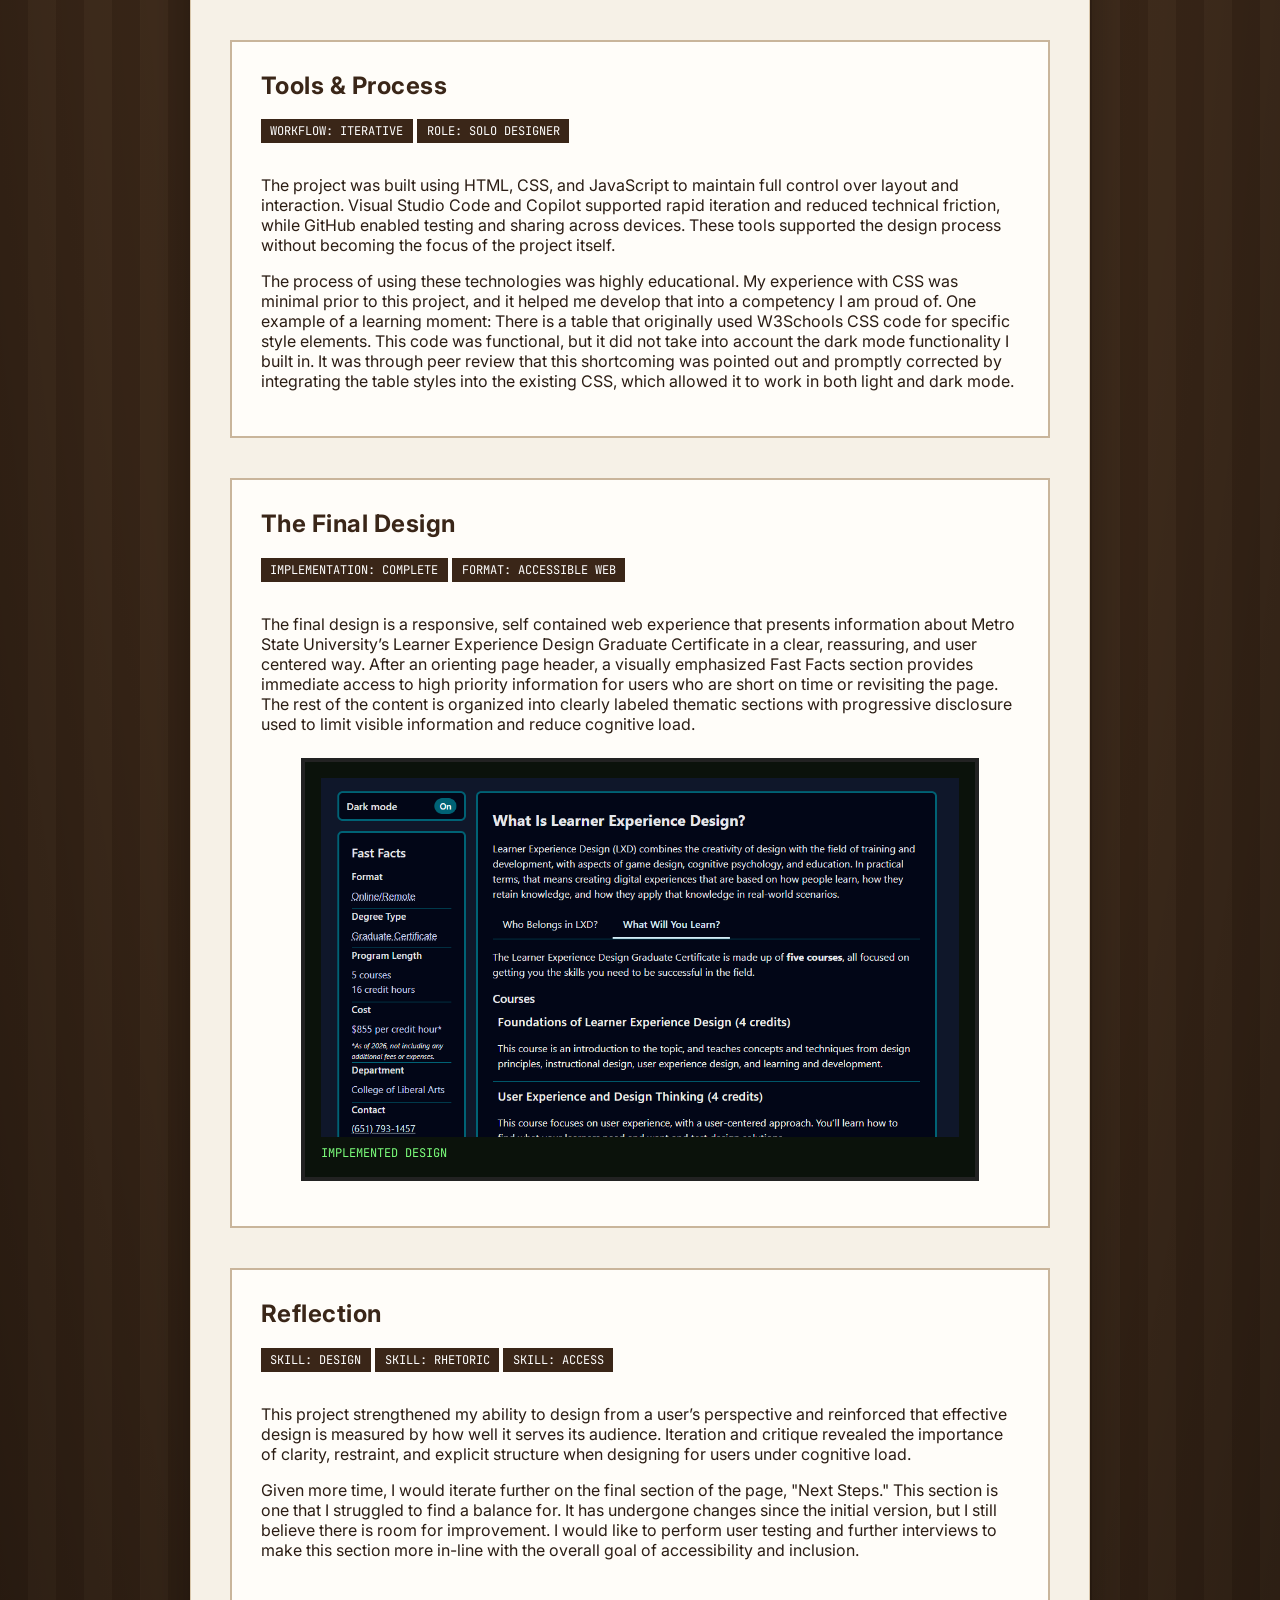
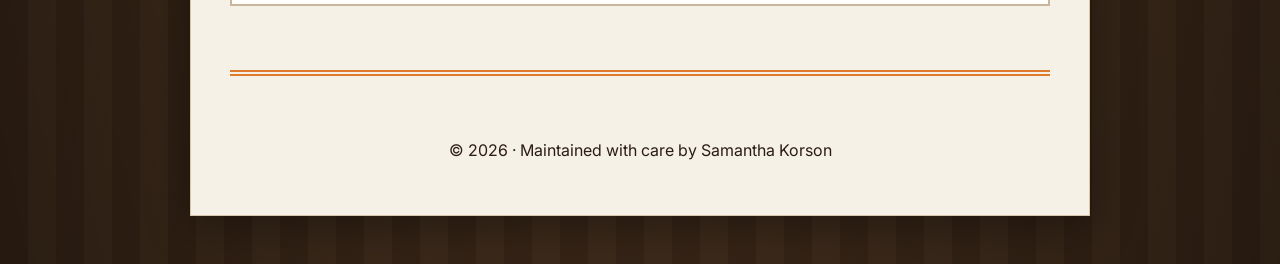
<file: work/metro-web-experience.html>
<!DOCTYPE html>
<html lang="en">
<head>
  <meta charset="UTF-8">
  <meta name="viewport" content="width=device-width, initial-scale=1">

  <title>Project Card · LXD Web Experience</title>

  <link rel="stylesheet" href="../css/retro-70s.css">

  <link rel="preconnect" href="https://fonts.googleapis.com">
  <link rel="preconnect" href="https://fonts.gstatic.com" crossorigin>
  <link
    href="https://fonts.googleapis.com/css2?family=Inter:wght@400;600&family=JetBrains+Mono&display=swap"
    rel="stylesheet">
</head>

<body>
  <div class="container">
    <header class="page-header">
      <span class="stamp">PROJECT</span>
      <h1>Learner Experience Design Web Experience</h1>
      <div class="metadata">
        <span>PROJECT TYPE: WEB EXPERIENCE</span>
        <span>ACCESS: <a href="http://kablantha.github.io" target="_blank">LIVE SITE</a></span>
        <span>AUDIENCE: WORKING ADULTS</span>
        <span>YEAR: 2026</span>
      </div>

      <nav>
        <a href="../index.html">Main Index</a>
        <a href="index.html">Project Archive</a>
        <a href="../tools/index.html">Tools</a>
        <a href="../about.html">About</a>
        <a href="../contact.html">Contact</a>
      </nav>
    </header>

    <main>

      <!-- ================= PROJECT OVERVIEW ================= -->
      <section class="card">
        <h2>Project Overview</h2>
        <div class="meta-line" aria-hidden="true">STATUS: FINAL</div>
        <div class="meta-line" aria-hidden="true">REVISION: POLISHED</div>
        <p>
          This project is a recruitment-focused web experience for Metro State University’s 
          Learner Experience Design Graduate Certificate. It focuses on how program information 
          is communicated, especially to working adults who are considering a return to school. 
          The goal was to design an experience that helps prospective students quickly understand 
          what the certificate is, how it fits into a working adult’s life, and whether it is a realistic option for them.
        </p>
        <figure class="monitor">
          <a href="http://kablantha.github.io" target="_blank"><img src="../assets/images/project-final.png" alt="Screenshot of final project"></a>
          <figcaption>FINAL OUTPUT</figcaption>
        </figure>
      </section>

      <!-- ================= PROBLEM & AUDIENCE ================= -->
      <section class="card">
        <h2>Problem &amp; Audience</h2>
        <div class="meta-line" aria-hidden="true">CONTEXT: USER NEED</div>
        <div class="meta-line" aria-hidden="true">PRIMARY ISSUE: ACCESSIBILITY</div>
        <p>
          The core problem this project addresses is that the existing informational 
          webpage assumes a level of comfort with academic language, which can feel 
          intimidating or exclusionary to working adults. While program details were 
          present, the experience did not account for users navigating limited cognitive 
          energy or doubts about belonging. The intended audience includes adults balancing 
          work and personal responsibilities who need clarity, reassurance, and realistic 
          information to make an informed decision.
        </p>
        <figure class="monitor">
          <img src="../assets/images/problem-context.png" alt="Screenshot showing Metro State's existing LXD program page">
          <figcaption>PROBLEM CONTEXT</figcaption>
        </figure>
      </section>

      <!-- ================= USER INSIGHTS ================= -->
      <section class="card">
        <h2>User Insights</h2>
        <div class="meta-line" aria-hidden="true">RESEARCH TYPE: INTERVIEW</div>
        <div class="meta-line" aria-hidden="true">IMPACT: DIRECT</div>
        <p>
          User insights for this project were informed by an interview with a 
          student who had recently navigated the decision to enroll in the 
          Learner Experience Design Graduate Certificate. She emphasized that remote 
          classes were essential rather than optional and expressed concerns about belonging, 
          age, and a perceived lack of technical experience. A specific quote from the interview stood out to me: 
          <em>"We designed a functional prototype. I wouldn’t have known what these words even meant six months ago."</em> 
          This showed me how a student’s perceived technical ability can discourage them before they begin. 
          These insights directly shaped the project’s emphasis on plain language, contextual explanations, 
          and a reassuring tone that supports growth rather than assuming prior expertise.
        </p>
      </section>

      <!-- ================= COMMUNICATION APPROACH ================= -->
      <section class="card">
        <h2>Communication Approach</h2>
        <div class="meta-line" aria-hidden="true">TONE: SUPPORTIVE</div>
        <div class="meta-line" aria-hidden="true">STRUCTURE: WEB EXPERIENCE</div>
        <p>
          I approached the page as if it were written by a guidance counselor for adults: 
          supportive, honest, and non-coercive. This guided my choices around tone, structure, 
          and content, including the use of plain language, explicit labeling, and reassurance 
          without exaggeration. Rather than marketing the program, the page prioritizes helping 
          users make a realistic, informed decision based on their own needs and constraints.
        </p>
        <p>
          The choice to create a web experience rather than a static document or brochure 
          was driven by accessibility. Working adults often suffer from decreased cognitive 
          energy, especially at the end of a long workday. A web experience gave me the 
          flexibility to design for this reality by using progressive disclosure to  
          limit how much information is visible at once, which allows users to engage with 
          the content at their own pace.
        </p>
      </section>

      <!-- ================= ACCESS & INCLUSION ================= -->
      <section class="card">
        <h2>Access &amp; Inclusion</h2>
        <div class="meta-line" aria-hidden="true">ACCESS GOAL: REASSURANCE</div>
        <div class="meta-line" aria-hidden="true">ACCESS GOAL: UNDERSTANDING</div>
        <p>
          Accessibility in this project extends beyond technical 
          compliance to account for real-world contexts and barriers. 
          The page is responsive, includes dark mode, uses accessible 
          language, and provides definitions when specialized terms are 
          introduced. Content also directly addresses common concerns for 
          working adults like time commitment, cost, and available support, 
          so users are not left guessing or searching elsewhere for information 
          critical to their decision.
        </p>
        <p>
          This accessibility extends beyond words. One example is the use of 
          checkmark emojis as answers to the question, "Who Belongs in LXD?" 
          This visual draws attention, to ensure the user is paying attention, 
          then answers each question with an implied, "Of course!" The decision 
          to use symbols rather than text was intentional to avoid patronizing 
          while still providing an affirmative answer.
        </p>
        <figure class="monitor">
          <img src="../assets/images/access-example.png" alt="Screenshot popover definition of Graduate Certificate">
          <figcaption>ACCESS TOOL</figcaption>
        </figure>
      </section>

      <!-- ================= REVISIONS ================= -->
      <section class="card">
        <h2>Revisions &amp; Problem‑Solving</h2>
        <div class="meta-line" aria-hidden="true">REVISION DRIVER: FEEDBACK</div>
        <div class="meta-line" aria-hidden="true">CHANGES: STRUCTURE</div>
        <p>
          Feedback and iteration played a central role in the final design. 
          Peer review revealed that some early enclosure choices increased confusion 
          rather than clarity, leading me to simplify visual grouping and rely more 
          on explicit headers. These revisions were a shift from designing based 
          on intention to designing based on observed impact, prioritizing user 
          understanding over stylistic preference.
        </p>
        <p>
          Peer review also shined a light on areas where my reassuring tone was taken 
          too far. In one instance, I referred to the technical abilities required as 
          "if you can use a mouse and keyboard, you can succeed in this program." 
          This language was intended to be reassuring but went too far, downplaying 
          the realities of technical expertise needed for success. I revised this to 
          retain the encouraging tone while being more realistic about the skills necessary.
      </section>

      <!-- ================= DESIGN PRINCIPLES ================= -->
      <section class="card">
        <h2>Design Principles in Practice</h2>
        <div class="meta-line" aria-hidden="true">DESIGN FOCUS: HIERARCHY</div>
        <div class="meta-line" aria-hidden="true">COGNITIVE LOAD: REDUCED</div>
        <p>
          Design decisions throughout the page are driven by an intentional focus on 
          how users perceive, process, and prioritize information. Related content is 
          grouped into proximal sections so users can easily understand what belongs 
          together and where to look next. A short-form summary of the page's information 
          is placed to take advantage of preattentive processing, which lessens the burden 
          on users on repeat visits or in a hurry. To avoid overwhelming users, 
          the design also limits how much content is visible at one time, allowing details 
          to be revealed gradually as needed. Together, these choices support clarity, reduce 
          mental effort, and help users engage with the page at their own pace.
        </p>
        <figure class="monitor">
          <img src="../assets/images/design-principles-ex1.png" alt="Screenshot showing enclosure, proximity, contrast, and hierarchy.">
          <figcaption>PRINCIPLES: ENCLOSURE · CONTRAST · HIERARCHY · PROXIMITY</figcaption>
        </figure>
      </section>

      <!-- ================= TOOLS ================= -->
      <section class="card">
        <h2>Tools &amp; Process</h2>
        <div class="meta-line" aria-hidden="true">WORKFLOW: ITERATIVE</div>
        <div class="meta-line" aria-hidden="true">ROLE: SOLO DESIGNER</div>
        <p>
          The project was built using HTML, CSS, and JavaScript to maintain full control 
          over layout and interaction. Visual Studio Code and Copilot supported rapid iteration 
          and reduced technical friction, while GitHub enabled testing and sharing across 
          devices. These tools supported the design process without becoming the focus of 
          the project itself.
        </p>
        <p>
          The process of using these technologies was highly educational. My experience with 
          CSS was minimal prior to this project, and it helped me develop that into a 
          competency I am proud of. One example of a learning moment: There is a table that 
          originally used W3Schools CSS code for specific style elements. This code was functional, 
          but it did not take into account the dark mode functionality I built in. It was through 
          peer review that this shortcoming was pointed out and promptly corrected by integrating 
          the table styles into the existing CSS, which allowed it to work in both light and dark mode.
        </p>
      </section>

      <!-- ================= FINAL DESIGN ================= -->
      <section class="card">
        <h2>The Final Design</h2>
        <div class="meta-line" aria-hidden="true">IMPLEMENTATION: COMPLETE</div>
        <div class="meta-line" aria-hidden="true">FORMAT: ACCESSIBLE WEB</div>
        <p>
          The final design is a responsive, self contained web experience that presents 
          information about Metro State University’s Learner Experience Design Graduate 
          Certificate in a clear, reassuring, and user centered way. After an orienting 
          page header, a visually emphasized Fast Facts section provides immediate access 
          to high priority information for users who are short on time or revisiting the 
          page. The rest of the content is organized into clearly labeled thematic sections 
          with progressive disclosure used to limit visible information and reduce cognitive load.
        </p>
        <figure class="monitor">
          <img src="../assets/images/final-detail.png" alt="Detailed view of final design in Dark Mode">
          <figcaption>IMPLEMENTED DESIGN</figcaption>
        </figure>
      </section>

      <!-- ================= REFLECTION ================= -->
      <section class="card">
        <h2>Reflection</h2>
        <div class="meta-line" aria-hidden="true">SKILL: DESIGN</div>
        <div class="meta-line" aria-hidden="true">SKILL: RHETORIC</div>
        <div class="meta-line" aria-hidden="true">SKILL: ACCESS</div>
        <p>
          This project strengthened my ability to design from a user’s perspective and 
          reinforced that effective design is measured by how well it serves its audience. 
          Iteration and critique revealed the importance of clarity, restraint, and explicit 
          structure when designing for users under cognitive load.
        </p>
        <p>
          Given more time, I would iterate further on the final section of the page, "Next Steps." 
          This section is one that I struggled to find a balance for. It has undergone changes since 
          the initial version, but I still believe there is room for improvement. I would like to 
          perform user testing and further interviews to make this section more in-line with the 
          overall goal of accessibility and inclusion.
        </p>
      </section>

    </main>

    <footer>
      <p>&copy; <time datetime="2026">2026</time> · Maintained with care by Samantha Korson</p>
    </footer>

  </div>
</body>
</html>
</file>
<file: css/retro-70s.css>
:root {
  --paper: #f6f1e7;
  --dark-paper: #fff7eb;
  --brown: #5a3e2b;
  --dark-brown: #3a2618;
  --orange: #e07a2f;
  --border: #c9b59b;
  --monitor-bg: #0b120b;
  --monitor-green: #7cff7c;
  --monitor-border: #222;
  --text: #2b1d14;
}

/* ================= BASE ================= */

* {
  box-sizing: border-box;
}

body {
  margin: 0;
  font-family: Inter, system-ui, sans-serif;
  color: var(--text);
  background:
    radial-gradient(
      ellipse at center,
      rgba(0, 0, 0, 0.05) 0%,
      rgba(0, 0, 0, 0.3) 70%,
      rgba(0, 0, 0, 0.5) 100%
    ),
    repeating-linear-gradient(
      90deg,
      #4b321f 0px,
      #4b321f 28px,
      #553b26 28px,
      #553b26 56px
    );
}

h1, h2 {
  letter-spacing: 0.02em;
}

/* ================= CONTAINER ================= */

.container {
  max-width: 900px;
  margin: 3rem auto;
  padding: 2.5rem;
  background: var(--paper);
  box-shadow:
    0 10px 40px rgba(0, 0, 0, 0.35),
    inset 0 0 0 1px #d8c6aa;
}

/* ================= HEADER ================= */

.page-header {
  border: 3px solid var(--brown);
  padding: 2rem;
  background: var(--dark-paper);
  margin-bottom: 3rem;
}

.stamp {
  font-family: "JetBrains Mono", monospace;
  background: var(--orange);
  color: white;
  padding: 0.25rem 0.6rem;
  font-size: 0.8rem;
  display: inline-block;
}

.subtitle {
  font-size: 1.05rem;
}

.metadata {
  display: flex;
  flex-wrap: wrap;
  gap: 1rem;
  margin: 1rem 0;
  font-family: "JetBrains Mono", monospace;
  font-size: 0.8rem;
}

nav a {
  color: var(--orange);
  text-decoration: none;
  font-weight: 600;
  margin-right: 1rem;
}

/* ================= CARDS ================= */

.card {
  background: #fffdf9;
  border: 2px solid var(--border);
  padding: 1.8rem;
  margin-bottom: 2.5rem;
  overflow:hidden;
}

.card h2 {
  margin-top: 0;
  color: var(--dark-brown);
}

.thumbnail {
  clear: both;
  width: 20%;
  aspect-ratio: 1 / 1;
  margin: 1rem 1rem 0 0;
  float: left;
  object-fit: cover;
  border: 4px ridge var(--border);
}

/* ================= META LINE ================= */

.meta-line {
  font-family: "JetBrains Mono", monospace;
  background: var(--dark-brown);
  color: white;
  padding: 0.25rem 0.6rem;
  margin: 0 0 1rem 0;
  font-size: 0.75rem;
  display: inline-block;
}

.meta-line a {
  color: white;
}

/* ================= MONITOR ================= */

.monitor {
  background: var(--monitor-bg);
  border: 4px solid var(--monitor-border);
  padding: 1rem;
  margin-top: 1.5rem;
}

.monitor img {
  width: 100%;
  box-sizing: border-box;
  aspect-ratio: 16 / 9;
  object-fit: cover;
  object-position: top;
  display: block;
}

[id$="_popover"] {
  display: none;
}

[id$="_popover"]:checked + label > img {
  width: 100%;
  aspect-ratio: auto;
  object-fit: contain;
}

.monitor figcaption {
  font-family: "JetBrains Mono", monospace;
  font-size: 0.75rem;
  color: var(--monitor-green);
  margin-top: 0.5rem;
}

.monitor a {
  text-decoration: underline solid var(--monitor-green);
}

/* ================= FOOTER ================= */

footer {
  text-align: center;
  margin-top: 4rem;
  padding-top: 3rem;
  border-top: 6px double var(--orange);
  color: var(--text);
}
</file>
